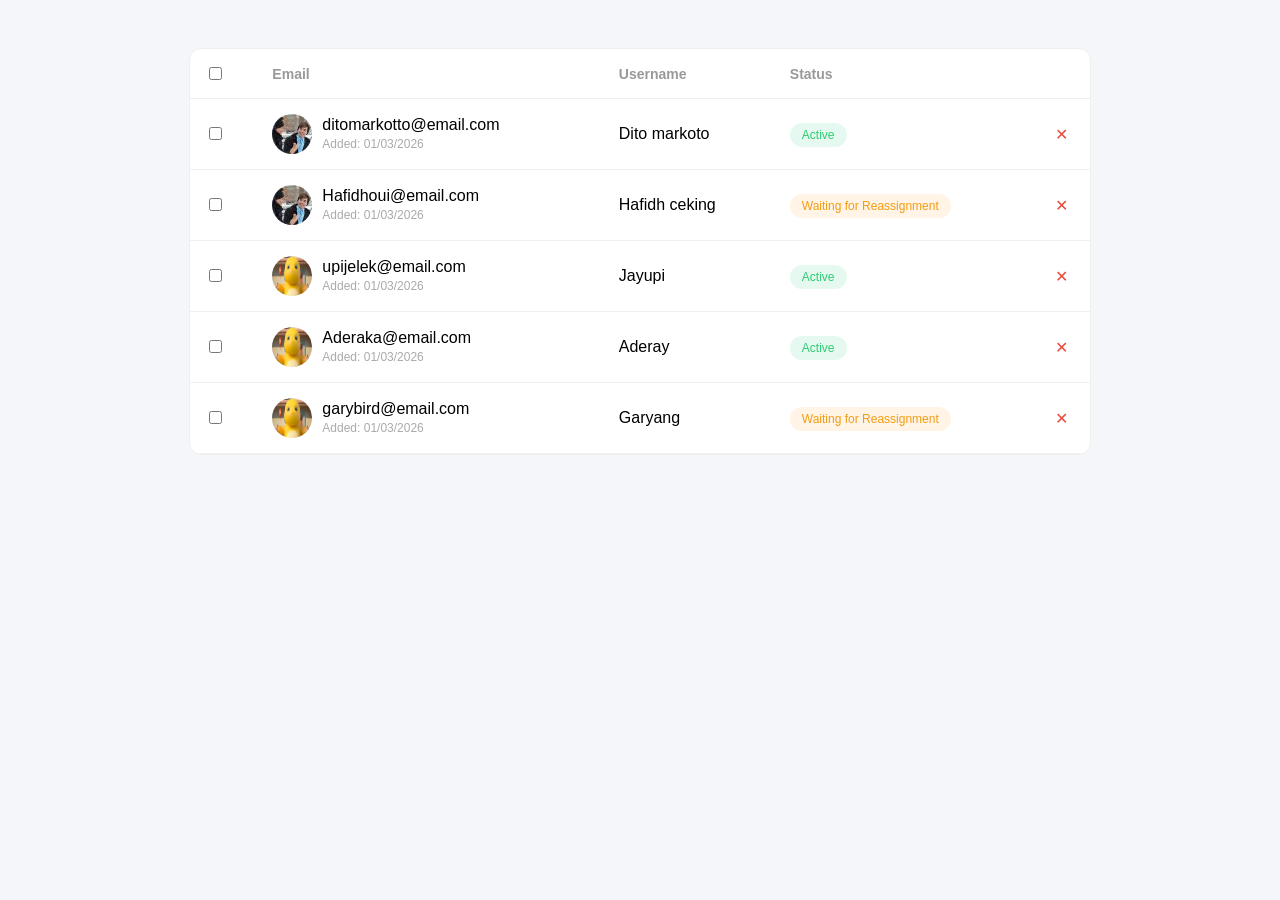
<file: index.html>
<!DOCTYPE html>
<html lang="id">
<head>
<meta charset="UTF-8">
<meta name="viewport" content="width=device-width, initial-scale=1.0">
<title>User Table</title>
<link rel="stylesheet" href="style.css">
</head>

<body>

<div class="table-container">
  <table>
    <thead>
      <tr>
        <th><input type="checkbox" id="checkAll"></th>
        <th>Email</th>
        <th>Username</th>
        <th>Status</th>
        <th></th>
      </tr>
    </thead>

    <tbody>

      <!-- ROW -->
      <tr>
        <td><input type="checkbox"></td>
        <td class="user">
          <img src="40.jpg">
          <div>
            <span class="email">ditomarkotto@email.com</span>
            <small>Added: 01/03/2026</small>
          </div>
        </td>
        <td>Dito markoto</td>
        <td>
          <div class="status-container">
            <span class="badge active">Active</span>
            <div class="status-menu">
              <div data-value="active">Active</div>
              <div data-value="waiting">Waiting for Reassignment</div>
              <div data-value="inactive">Inactive</div>
            </div>
          </div>
        </td>
        <td class="delete">✕</td>
      </tr>

      <tr>
        <td><input type="checkbox"></td>
        <td class="user">
          <img src="40.jpg">
          <div>
            <span class="email">Hafidhoui@email.com</span>
            <small>Added: 01/03/2026</small>
          </div>
        </td>
        <td>Hafidh ceking</td>
        <td>
          <div class="status-container">
            <span class="badge waiting">Waiting for Reassignment</span>
            <div class="status-menu">
              <div data-value="active">Active</div>
              <div data-value="waiting">Waiting for Reassignment</div>
              <div data-value="inactive">Inactive</div>
            </div>
          </div>
        </td>
        <td class="delete">✕</td>
      </tr>

      <tr>
        <td><input type="checkbox"></td>
        <td class="user">
          <img src="images.jpg">
          <div>
            <span class="email">upijelek@email.com</span>
            <small>Added: 01/03/2026</small>
          </div>
        </td>
        <td>Jayupi</td>
        <td>
          <div class="status-container">
            <span class="badge active">Active</span>
            <div class="status-menu">
              <div data-value="active">Active</div>
              <div data-value="waiting">Waiting for Reassignment</div>
              <div data-value="inactive">Inactive</div>
            </div>
          </div>
        </td>
        <td class="delete">✕</td>
      </tr>

      <tr>
        <td><input type="checkbox"></td>
        <td class="user">
          <img src="images.jpg">
          <div>
            <span class="email">Aderaka@email.com</span>
            <small>Added: 01/03/2026</small>
          </div>
        </td>
        <td>Aderay</td>
        <td>
          <div class="status-container">
            <span class="badge active">Active</span>
            <div class="status-menu">
              <div data-value="active">Active</div>
              <div data-value="waiting">Waiting for Reassignment</div>
              <div data-value="inactive">Inactive</div>
            </div>
          </div>
        </td>
        <td class="delete">✕</td>
      </tr>

      <tr>
        <td><input type="checkbox"></td>
        <td class="user">
          <img src="images.jpg">
          <div>
            <span class="email">garybird@email.com</span>
            <small>Added: 01/03/2026</small>
          </div>
        </td>
        <td>Garyang</td>
        <td>
          <div class="status-container">
            <span class="badge waiting">Waiting for Reassignment</span>
            <div class="status-menu">
              <div data-value="active">Active</div>
              <div data-value="waiting">Waiting for Reassignment</div>
              <div data-value="inactive">Inactive</div>
            </div>
          </div>
        </td>
        <td class="delete">✕</td>
      </tr>

    </tbody>
  </table>
</div>

<script src="script.js"></script>
</body>
</html>
</file>
<file: style.css>
body {
  font-family: sans-serif;
  background: #f5f6fa;
  display: flex;
  justify-content: center;
  padding: 40px;
}

.table-container {
  width: 900px;
  background: white;
  border-radius: 12px;
  border: 1px solid #eee;
  overflow: hidden;
}

table {
  width: 100%;
  border-collapse: collapse;
}

thead th {
  padding: 15px;
  text-align: left;
  color: #999;
  font-size: 14px;
  border-bottom: 1px solid #eee;
}

tbody tr {
  border-bottom: 1px solid #f0f0f0;
  transition: 0.2s;
}

tbody tr:hover {
  background: #fafafa;
}

td {
  padding: 15px;
}

/* user */
.user {
  display: flex;
  align-items: center;
  gap: 10px;
}

.user img {
  width: 40px;
  height: 40px;
  border-radius: 50%;
}

.email {
  display: block;
  font-weight: 500;
}

small {
  color: #aaa;
  font-size: 12px;
}

/* badge */
.badge {
  padding: 5px 12px;
  border-radius: 20px;
  font-size: 12px;
  cursor: pointer;
}

.active {
  background: #e6f9f0;
  color: #2ecc71;
}

.waiting {
  background: #fff4e5;
  color: #f39c12;
}

.inactive {
  background: #fdecea;
  color: #e74c3c;
}

/* dropdown status */
.status-container {
  position: relative;
}

.status-menu {
  position: absolute;
  top: 120%;
  left: 0;
  background: white;
  border: 1px solid #eee;
  border-radius: 8px;
  display: none;
  box-shadow: 0 5px 15px rgba(0,0,0,0.1);
  min-width: 180px;
}

.status-menu div {
  padding: 10px;
  cursor: pointer;
}

.status-menu div:hover {
  background: #f5f5f5;
}

/* delete */
.delete {
  color: #e74c3c;
  cursor: pointer;
  text-align: center;
}
</file>
